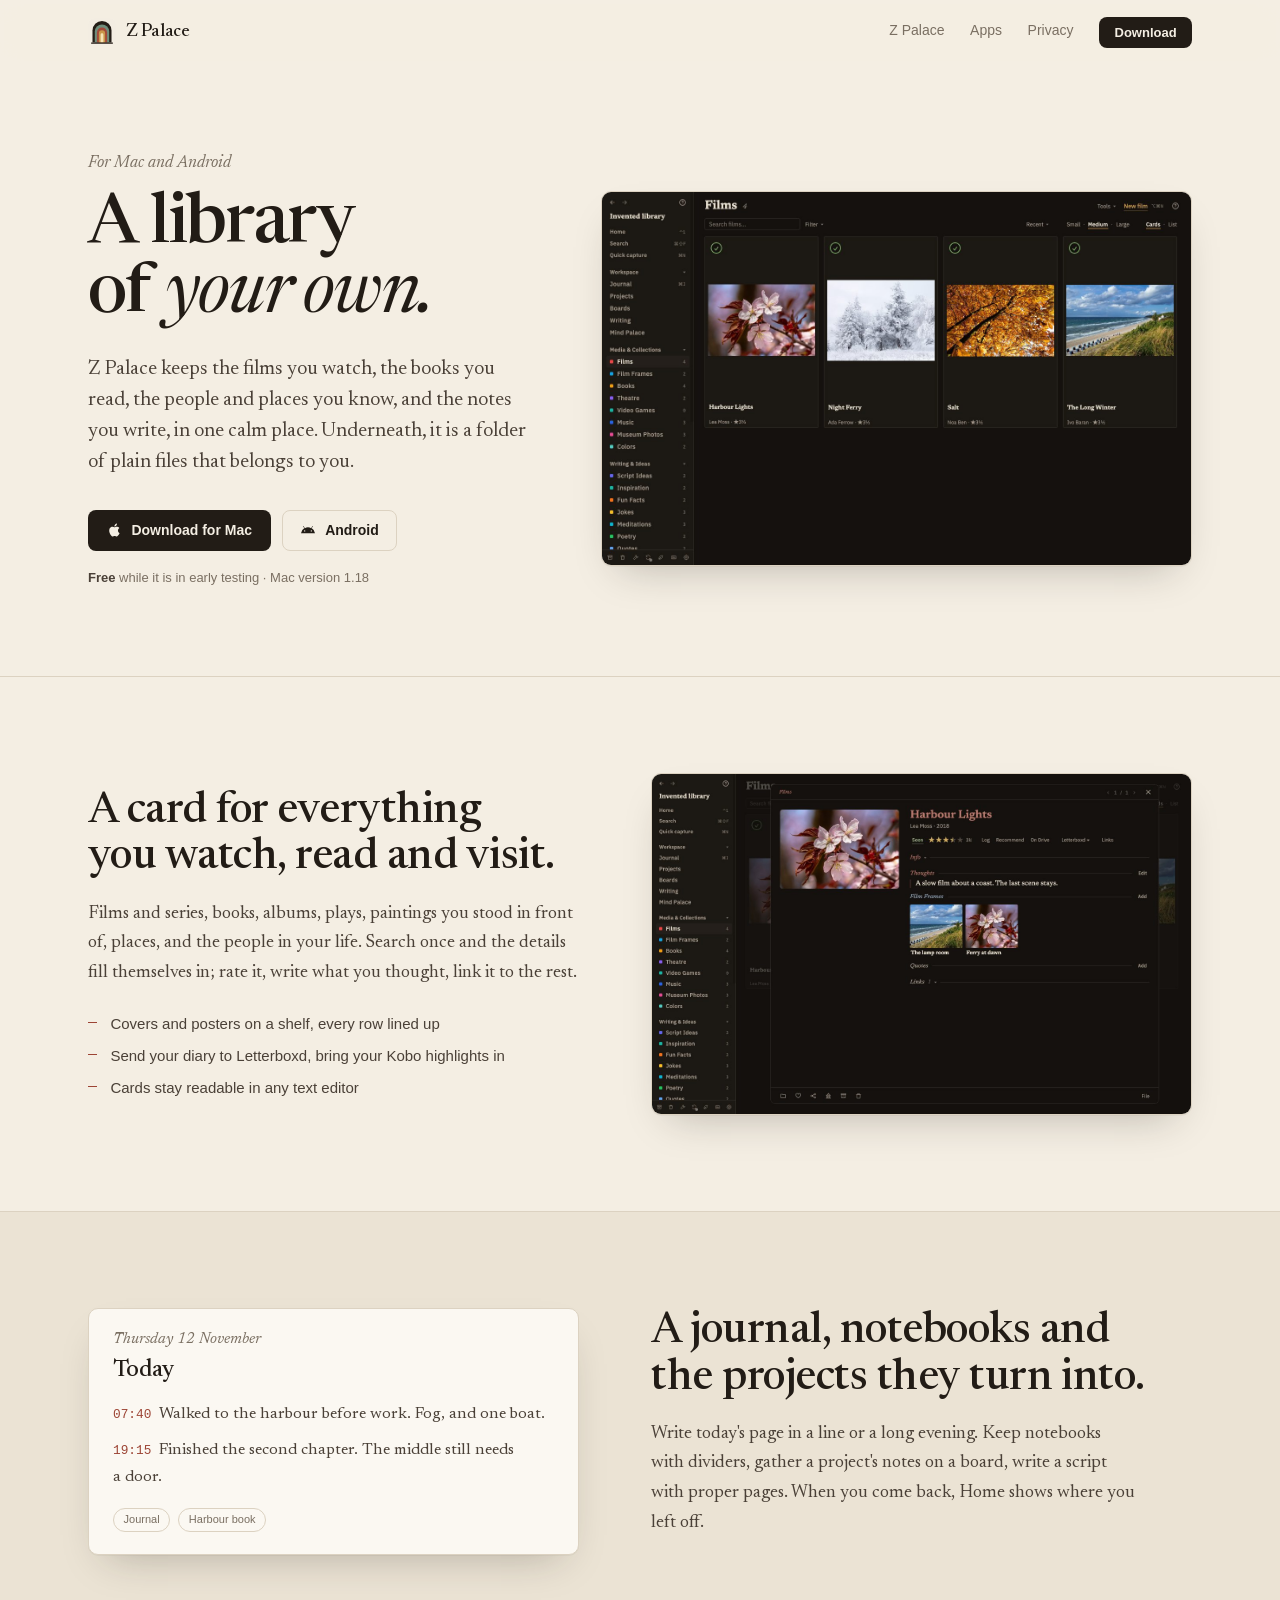
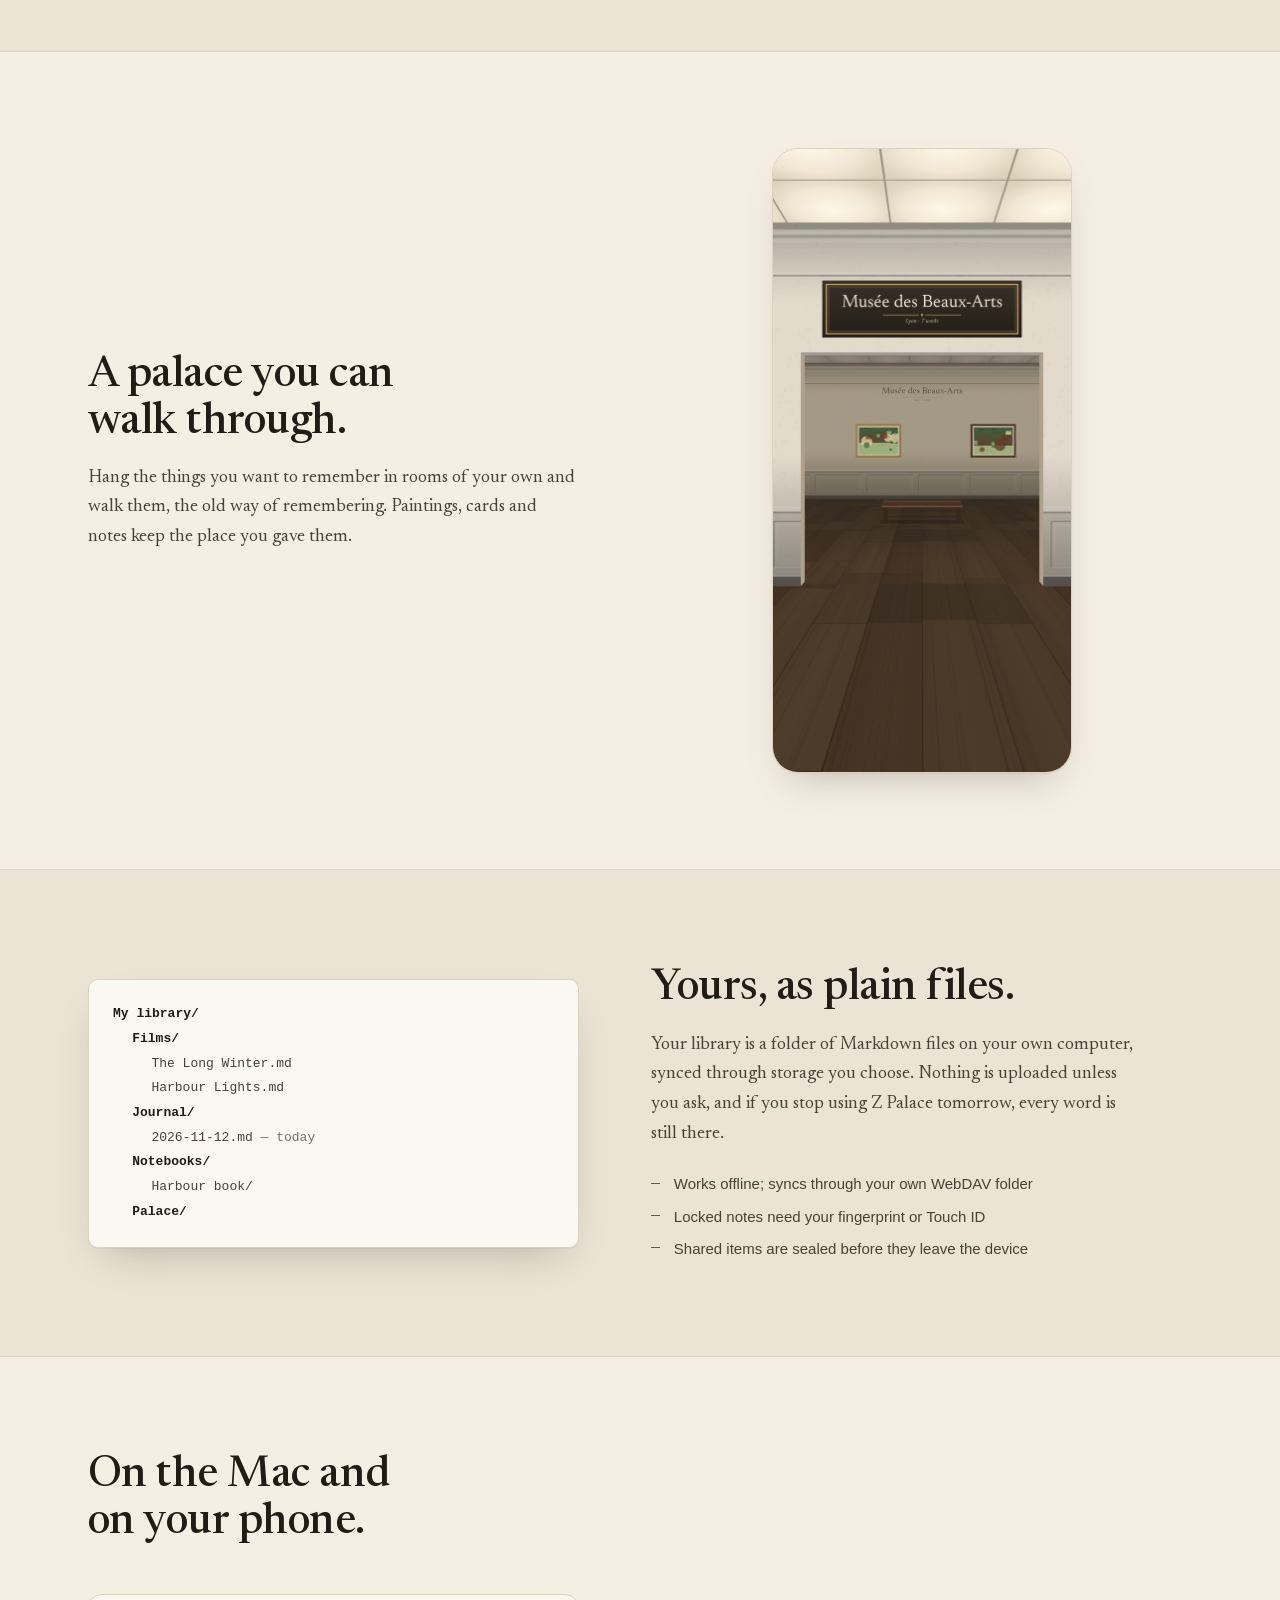
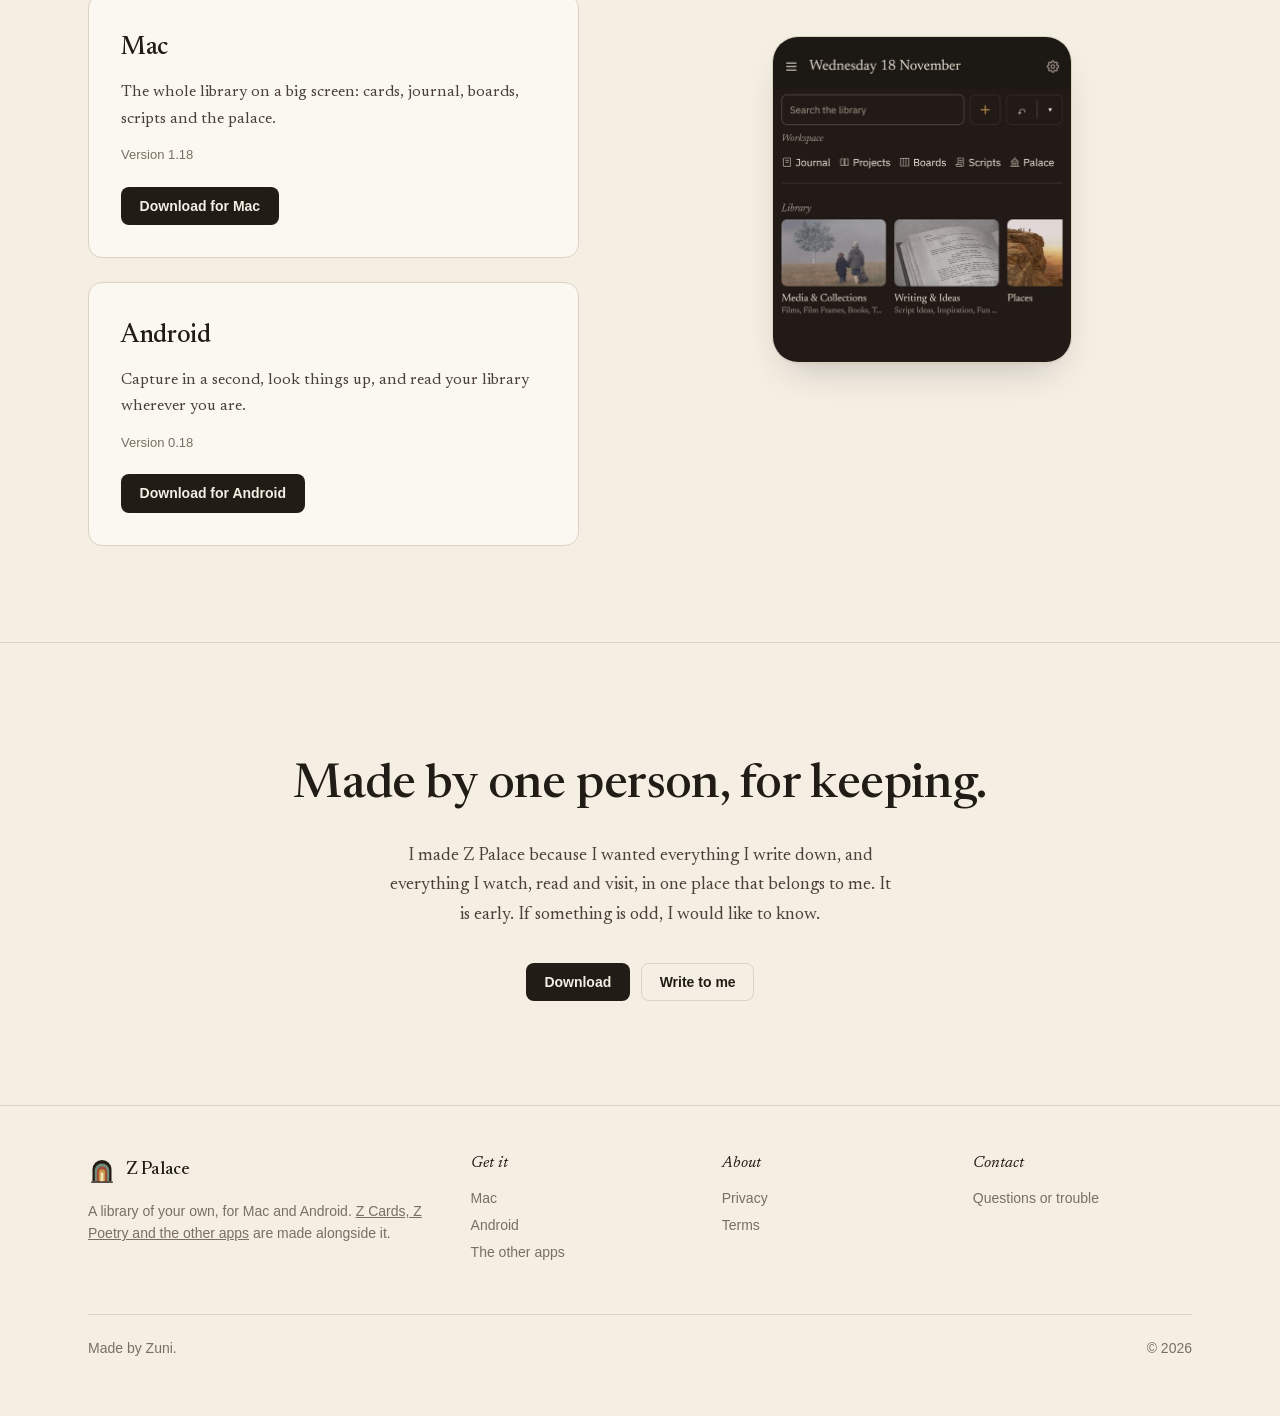
<file: index.html>
<!doctype html>
<html lang="en">
<head>
<meta charset="utf-8">
<meta name="viewport" content="width=device-width,initial-scale=1">
<meta name="color-scheme" content="light dark">
<title>Z Palace — a library of your own</title>
<meta name="description" content="Z Palace keeps your films, books, people, places, notes and journal as plain files in a folder that is yours. For Mac and Android.">
<link rel="icon" href="icon.svg" type="image/svg+xml">
<link rel="preload" href="fonts/newsreader-normal.woff2" as="font" type="font/woff2" crossorigin>
<link rel="stylesheet" href="style.css">
</head>
<body>

<header class="top"><div class="wrap">
  <a class="brand" href="index.html"><svg viewBox="100 100 824 824" aria-hidden="true"><use href="icon.svg#arch"/></svg>Z Palace</a>
  <nav class="nav">
    <a href="index.html">Z Palace</a>
    <a href="apps.html">Apps</a>
    <a href="privacy.html">Privacy</a>
    <a class="btn solid small" href="download.html">Download</a>
  </nav>
</div></header>

<main>
<section class="hero"><div class="wrap">
  <div>
    <p class="eyebrow">For Mac and Android</p>
    <h1>A library of <em>your own.</em></h1>
    <p class="lede">Z Palace keeps the films you watch, the books you read, the people and places you know, and the notes you write, in one calm place. Underneath, it is a folder of plain files that belongs to you.</p>
    <div class="actions">
      <a class="btn solid" href="download.html#mac"><svg viewBox="0 0 24 24" fill="currentColor" aria-hidden="true"><path d="M16.4 12.6c0-2.4 2-3.6 2.1-3.7-1.1-1.7-2.9-1.9-3.5-1.9-1.5-.2-2.9.9-3.7.9-.8 0-1.9-.9-3.2-.8-1.6 0-3.1 1-4 2.4-1.7 3-.4 7.4 1.2 9.8.8 1.2 1.8 2.5 3 2.4 1.2 0 1.7-.8 3.1-.8 1.5 0 1.9.8 3.2.8 1.3 0 2.2-1.2 3-2.4.9-1.4 1.3-2.7 1.3-2.8-.1 0-2.5-1-2.5-3.9zM14 5.4c.7-.8 1.1-1.9 1-3-1 0-2.1.7-2.8 1.5-.6.7-1.2 1.8-1 2.9 1 .1 2.1-.6 2.8-1.4z"/></svg>Download for Mac</a>
      <a class="btn line" href="download.html#android"><svg viewBox="0 0 24 24" fill="currentColor" aria-hidden="true"><path d="M17.6 9.5l1.7-3a.4.4 0 0 0-.7-.4l-1.8 3.1a10.6 10.6 0 0 0-9.6 0L5.4 6.1a.4.4 0 1 0-.7.4l1.7 3A9.4 9.4 0 0 0 1.5 17h21a9.4 9.4 0 0 0-4.9-7.5zM7 14.4a1 1 0 1 1 0-2 1 1 0 0 1 0 2zm10 0a1 1 0 1 1 0-2 1 1 0 0 1 0 2z"/></svg>Android</a>
    </div>
    <p class="fine"><b>Free</b> while it is in early testing · <span data-version="mac">Mac version 1.18</span></p>
  </div>

  <figure class="shot"><img src="img/mac-films.jpg" width="1360" height="860" alt="Z Palace on the Mac: the Films shelf of an invented library, with the sidebar of places on the left"></figure>
</div></section>

<section class="band" id="cards"><div class="wrap split">
  <div>
    <h2>A card for everything you watch, read and visit.</h2>
    <p class="copy">Films and series, books, albums, plays, paintings you stood in front of, places, and the people in your life. Search once and the details fill themselves in; rate it, write what you thought, link it to the rest.</p>
    <ul class="points">
      <li>Covers and posters on a shelf, every row lined up</li>
      <li>Send your diary to Letterboxd, bring your Kobo highlights in</li>
      <li>Cards stay readable in any text editor</li>
    </ul>
  </div>
  <figure class="shot"><img src="img/mac-film-card.jpg" width="1360" height="860" alt="An open film card: its picture, rating, your thoughts and the film frames you kept" loading="lazy"></figure>
</div></section>

<section class="band alt" id="journal"><div class="wrap split flip">
  <div>
    <h2>A journal, notebooks and the projects they turn into.</h2>
    <p class="copy">Write today's page in a line or a long evening. Keep notebooks with dividers, gather a project's notes on a board, write a script with proper pages. When you come back, Home shows where you left off.</p>
  </div>
  <div class="panel page-mock" aria-hidden="true">
    <p class="date">Thursday 12 November</p>
    <h5>Today</h5>
    <p><span class="time">07:40</span>Walked to the harbour before work. Fog, and one boat.</p>
    <p><span class="time">19:15</span>Finished the second chapter. The middle still needs a door.</p>
    <div class="tags"><span>Journal</span><span>Harbour book</span></div>
  </div>
</div></section>

<section class="band" id="palace"><div class="wrap split">
  <div>
    <h2>A palace you can walk through.</h2>
    <p class="copy">Hang the things you want to remember in rooms of your own and walk them, the old way of remembering. Paintings, cards and notes keep the place you gave them.</p>
  </div>
  <figure class="shot phone"><img src="img/phone-walk.jpg" width="600" height="1255" alt="Walking through a museum of your own pictures on the phone" loading="lazy"></figure>
</div></section>

<section class="band alt" id="files"><div class="wrap split flip">
  <div>
    <h2>Yours, as plain files.</h2>
    <p class="copy">Your library is a folder of Markdown files on your own computer, synced through storage you choose. Nothing is uploaded unless you ask, and if you stop using Z Palace tomorrow, every word is still there.</p>
    <ul class="points">
      <li>Works offline; syncs through your own WebDAV folder</li>
      <li>Locked notes need your fingerprint or Touch ID</li>
      <li>Shared items are sealed before they leave the device</li>
    </ul>
  </div>
  <div class="panel files" aria-hidden="true">
    <div class="d">My library/</div>
    <div class="i1 d">Films/</div>
    <div class="i2">The Long Winter.md</div>
    <div class="i2">Harbour Lights.md</div>
    <div class="i1 d">Journal/</div>
    <div class="i2">2026-11-12.md <span class="c">— today</span></div>
    <div class="i1 d">Notebooks/</div>
    <div class="i2">Harbour book/</div>
    <div class="i1 d">Palace/</div>
  </div>
</div></section>

<section class="band" id="get"><div class="wrap split">
  <div>
  <h2>On the Mac and on your phone.</h2>
  <div class="devices" style="grid-template-columns:1fr">
    <div class="device" id="mac">
      <h3>Mac</h3>
      <p>The whole library on a big screen: cards, journal, boards, scripts and the palace.</p>
      <p class="ver" data-version="mac">Version 1.18</p>
      <a class="btn solid" href="download.html#mac">Download for Mac</a>
    </div>
    <div class="device" id="android">
      <h3>Android</h3>
      <p>Capture in a second, look things up, and read your library wherever you are.</p>
      <p class="ver" data-version="android">Version 0.18</p>
      <a class="btn solid" href="download.html#android">Download for Android</a>
    </div>
  </div>
  </div>
  <figure class="shot phone"><img src="img/phone-home.jpg" width="600" height="655" alt="Z Palace's Home on the phone: today's date, search, the workspace and a shelf of your library" loading="lazy"></figure>
</div></section>

<section class="closing"><div class="wrap">
  <h2>Made by one person, for keeping.</h2>
  <p>I made Z Palace because I wanted everything I write down, and everything I watch, read and visit, in one place that belongs to me. It is early. If something is odd, I would like to know.</p>
  <div class="actions"><a class="btn solid" href="download.html">Download</a><a class="btn line" href="https://github.com/ZuniApps/ZuniApps.github.io/issues">Write to me</a></div>
</div></section>
</main>

<footer class="foot"><div class="wrap">
  <div><a class="brand" href="index.html"><svg viewBox="100 100 824 824" aria-hidden="true"><use href="icon.svg#arch"/></svg>Z Palace</a><p>A library of your own, for Mac and Android. <a href="apps.html" style="display:inline;padding:0;text-decoration:underline">Z Cards, Z Poetry and the other apps</a> are made alongside it.</p></div>
  <div><h6>Get it</h6><a href="download.html#mac">Mac</a><a href="download.html#android">Android</a><a href="apps.html">The other apps</a></div>
  <div><h6>About</h6><a href="privacy.html">Privacy</a><a href="terms.html">Terms</a></div>
  <div><h6>Contact</h6><a href="https://github.com/ZuniApps/ZuniApps.github.io/issues">Questions or trouble</a></div>
  <div class="base"><span>Made by Zuni.</span><span>© 2026</span></div>
</div></footer>
<script src="site.js"></script>
</body>
</html>
</file>
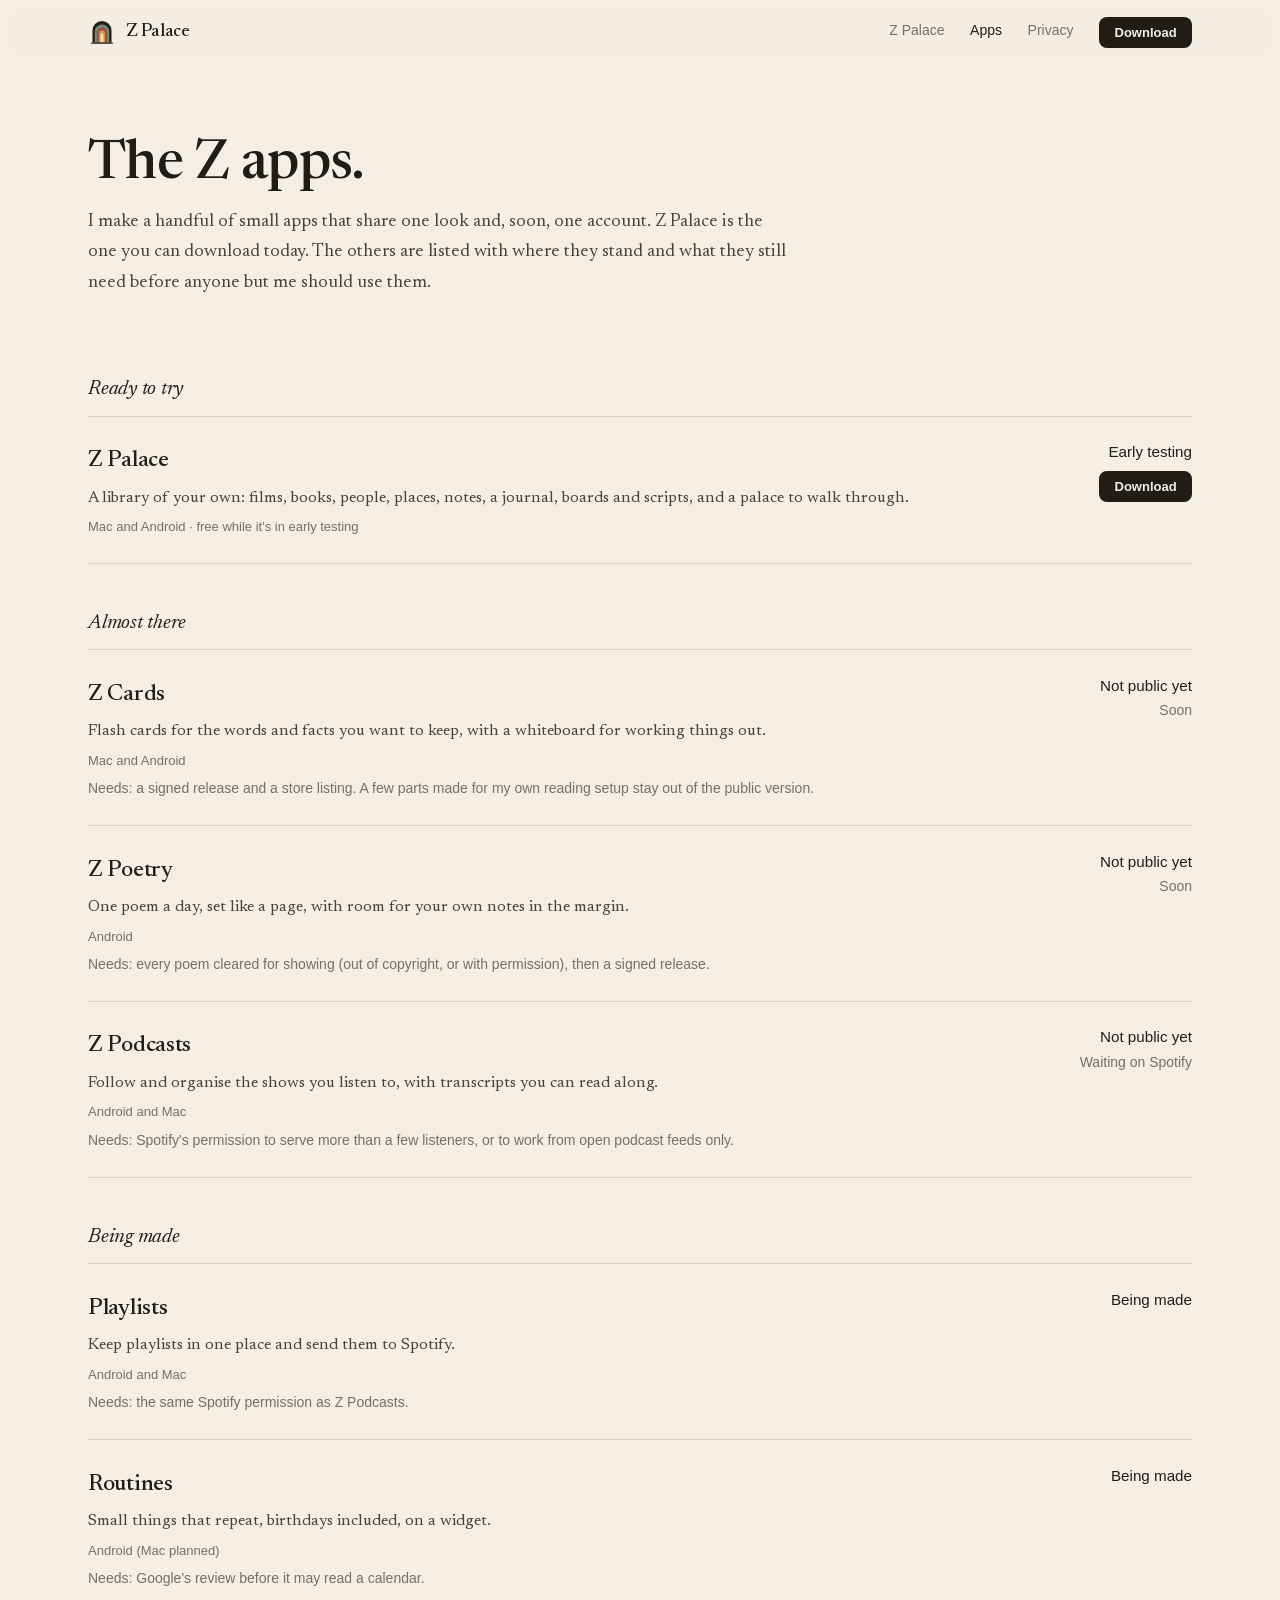
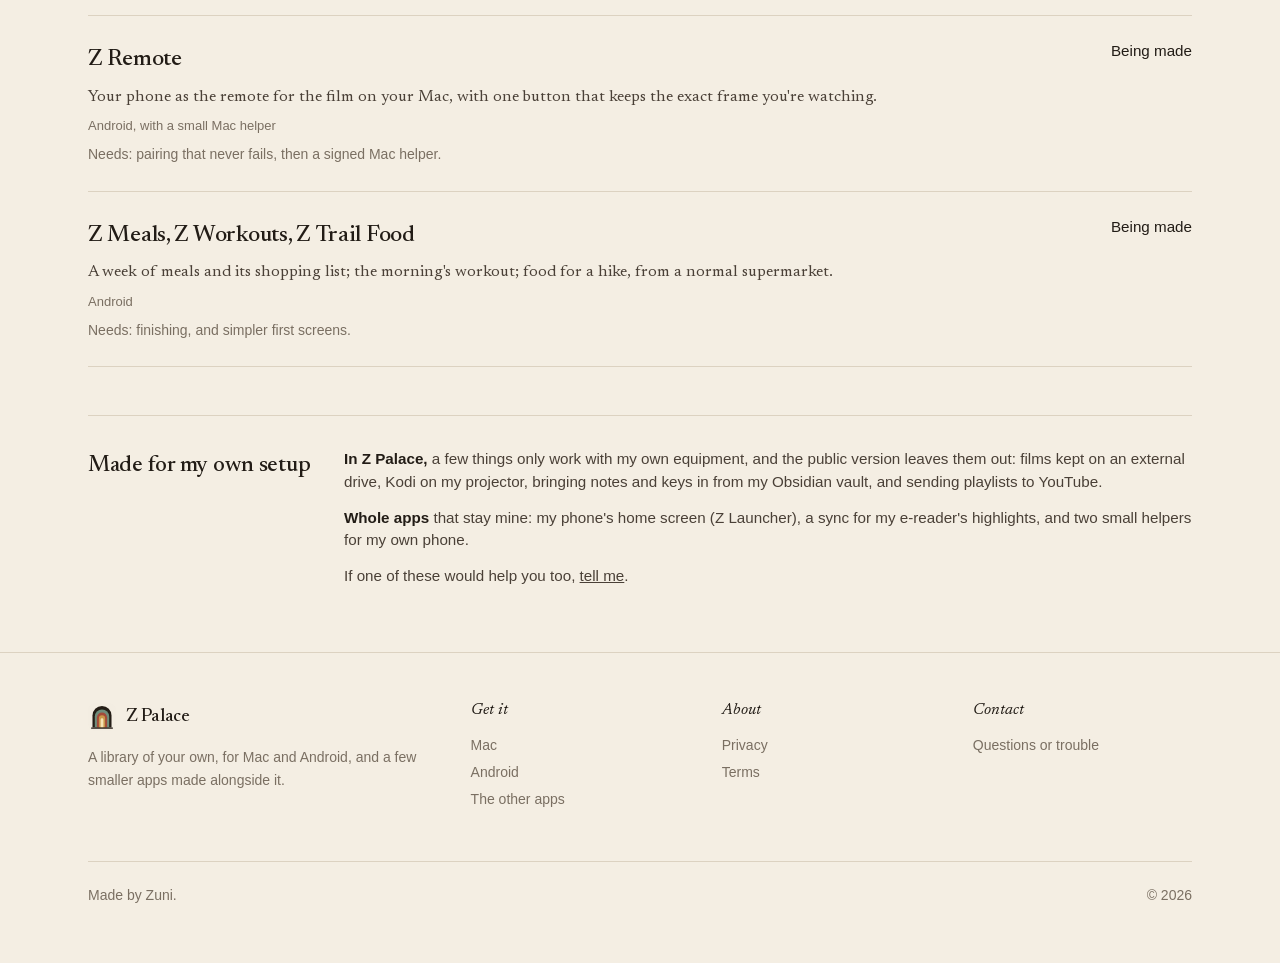
<file: apps.html>
<!doctype html>
<html lang="en">
<head>
<meta charset="utf-8">
<meta name="viewport" content="width=device-width,initial-scale=1">
<meta name="color-scheme" content="light dark">
<title>The Z apps</title>
<meta name="description" content="The small apps made alongside Z Palace: which you can download now, which are still being made, and what each still needs.">
<link rel="icon" href="icon.svg" type="image/svg+xml">
<link rel="preload" href="fonts/newsreader-normal.woff2" as="font" type="font/woff2" crossorigin>
<link rel="stylesheet" href="style.css">
</head>
<body>
<header class="top"><div class="wrap">
  <a class="brand" href="index.html"><svg viewBox="100 100 824 824" aria-hidden="true"><use href="icon.svg#arch"/></svg>Z Palace</a>
  <nav class="nav">
    <a href="index.html">Z Palace</a>
    <a href="apps.html" aria-current="page">Apps</a>
    <a href="privacy.html">Privacy</a>
    <a class="btn solid small" href="download.html">Download</a>
  </nav>
</div></header>
<main class="wrap">
  <section class="apps-head">
    <h1>The Z apps.</h1>
    <p>I make a handful of small apps that share one look and, soon, one account. Z Palace is the one you can download today. The others are listed with where they stand and what they still need before anyone but me should use them.</p>
  </section>

  <h2 class="apps-sec">Ready to try</h2>
  <ul class="apps">
    <li class="app">
      <div><h2>Z Palace</h2><p>A library of your own: films, books, people, places, notes, a journal, boards and scripts, and a palace to walk through.</p><p class="plat">Mac and Android · free while it's in early testing</p></div>
      <div class="state"><b>Early testing</b><a class="btn solid small" href="download.html">Download</a></div>
    </li>
  </ul>

  <h2 class="apps-sec">Almost there</h2>
  <ul class="apps">
    <li class="app">
      <div><h2>Z Cards</h2><p>Flash cards for the words and facts you want to keep, with a whiteboard for working things out.</p><p class="plat">Mac and Android</p>
      <p class="why">Needs: a signed release and a store listing. A few parts made for my own reading setup stay out of the public version.</p></div>
      <div class="state"><b>Not public yet</b>Soon</div>
    </li>
    <li class="app">
      <div><h2>Z Poetry</h2><p>One poem a day, set like a page, with room for your own notes in the margin.</p><p class="plat">Android</p>
      <p class="why">Needs: every poem cleared for showing (out of copyright, or with permission), then a signed release.</p></div>
      <div class="state"><b>Not public yet</b>Soon</div>
    </li>
    <li class="app">
      <div><h2>Z Podcasts</h2><p>Follow and organise the shows you listen to, with transcripts you can read along.</p><p class="plat">Android and Mac</p>
      <p class="why">Needs: Spotify's permission to serve more than a few listeners, or to work from open podcast feeds only.</p></div>
      <div class="state"><b>Not public yet</b>Waiting on Spotify</div>
    </li>
  </ul>

  <h2 class="apps-sec">Being made</h2>
  <ul class="apps">
    <li class="app">
      <div><h2>Playlists</h2><p>Keep playlists in one place and send them to Spotify.</p><p class="plat">Android and Mac</p>
      <p class="why">Needs: the same Spotify permission as Z Podcasts.</p></div>
      <div class="state"><b>Being made</b></div>
    </li>
    <li class="app">
      <div><h2>Routines</h2><p>Small things that repeat, birthdays included, on a widget.</p><p class="plat">Android (Mac planned)</p>
      <p class="why">Needs: Google's review before it may read a calendar.</p></div>
      <div class="state"><b>Being made</b></div>
    </li>
    <li class="app">
      <div><h2>Z Remote</h2><p>Your phone as the remote for the film on your Mac, with one button that keeps the exact frame you're watching.</p><p class="plat">Android, with a small Mac helper</p>
      <p class="why">Needs: pairing that never fails, then a signed Mac helper.</p></div>
      <div class="state"><b>Being made</b></div>
    </li>
    <li class="app">
      <div><h2>Z Meals, Z Workouts, Z Trail Food</h2><p>A week of meals and its shopping list; the morning's workout; food for a hike, from a normal supermarket.</p><p class="plat">Android</p>
      <p class="why">Needs: finishing, and simpler first screens.</p></div>
      <div class="state"><b>Being made</b></div>
    </li>
  </ul>

  <section class="personal">
    <h2>Made for my own setup</h2>
    <ul>
      <li><b>In Z Palace,</b> a few things only work with my own equipment, and the public version leaves them out: films kept on an external drive, Kodi on my projector, bringing notes and keys in from my Obsidian vault, and sending playlists to YouTube.</li>
      <li><b>Whole apps</b> that stay mine: my phone's home screen (Z Launcher), a sync for my e-reader's highlights, and two small helpers for my own phone.</li>
      <li>If one of these would help you too, <a href="https://github.com/ZuniApps/ZuniApps.github.io/issues">tell me</a>.</li>
    </ul>
  </section>
</main>
<footer class="foot"><div class="wrap">
  <div><a class="brand" href="index.html"><svg viewBox="100 100 824 824" aria-hidden="true"><use href="icon.svg#arch"/></svg>Z Palace</a><p>A library of your own, for Mac and Android, and a few smaller apps made alongside it.</p></div>
  <div><h6>Get it</h6><a href="download.html#mac">Mac</a><a href="download.html#android">Android</a><a href="apps.html">The other apps</a></div>
  <div><h6>About</h6><a href="privacy.html">Privacy</a><a href="terms.html">Terms</a></div>
  <div><h6>Contact</h6><a href="https://github.com/ZuniApps/ZuniApps.github.io/issues">Questions or trouble</a></div>
  <div class="base"><span>Made by Zuni.</span><span>© 2026</span></div>
</div></footer>
<script src="site.js"></script>
</body>
</html>
</file>
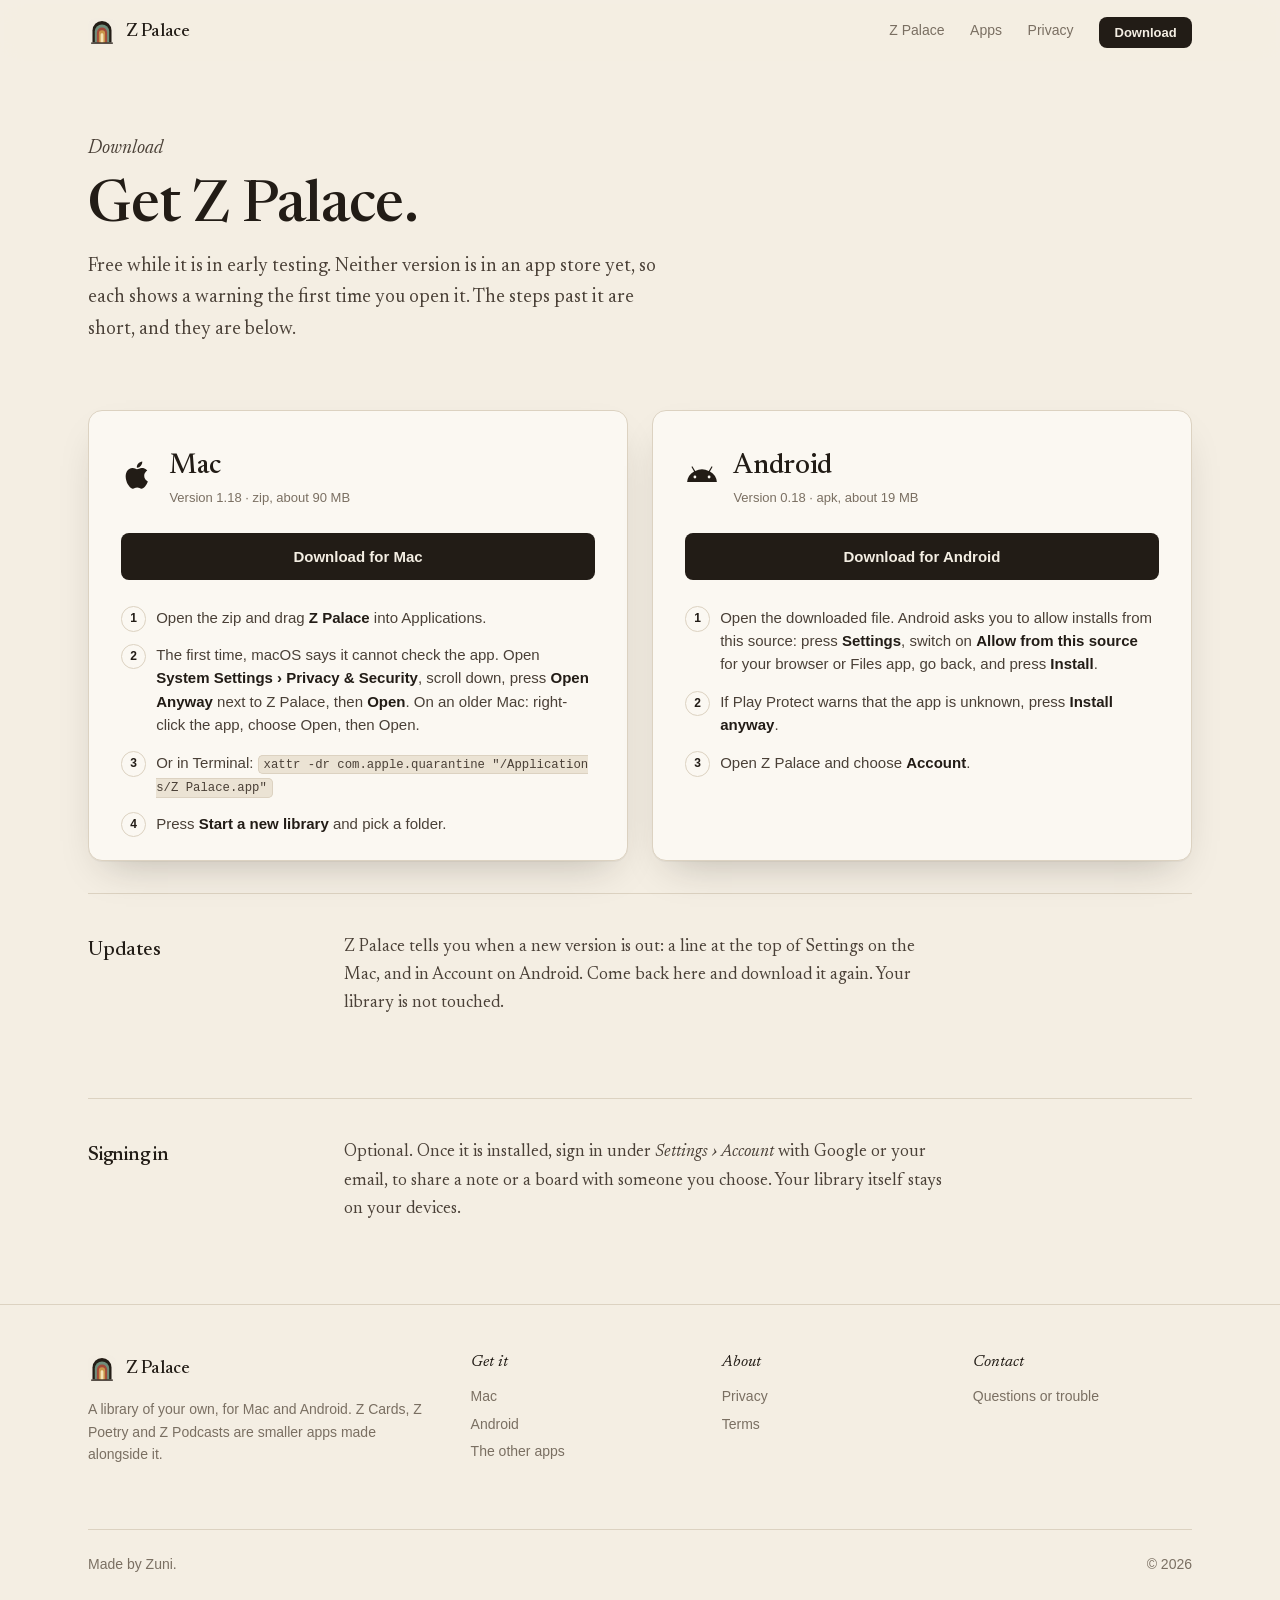
<file: download.html>
<!doctype html>
<html lang="en">
<head>
<meta charset="utf-8">
<meta name="viewport" content="width=device-width,initial-scale=1">
<meta name="color-scheme" content="light dark">
<title>Download · Z Palace</title>
<meta name="description" content="Download Z Palace for Mac or Android, with the steps for the first time you open it.">
<link rel="icon" href="icon.svg" type="image/svg+xml">
<link rel="preload" href="fonts/newsreader-normal.woff2" as="font" type="font/woff2" crossorigin>
<link rel="stylesheet" href="style.css">
</head>
<body>

<header class="top"><div class="wrap">
  <a class="brand" href="index.html"><svg viewBox="100 100 824 824" aria-hidden="true"><use href="icon.svg#arch"/></svg>Z Palace</a>
  <nav class="nav">
    <a href="index.html">Z Palace</a>
    <a href="apps.html">Apps</a>
    <a href="privacy.html">Privacy</a>
    <a class="btn solid small" href="download.html">Download</a>
  </nav>
</div></header>

<main class="wrap">
  <section class="dl-head">
    <p class="eyebrow">Download</p>
    <h1>Get Z Palace.</h1>
    <p>Free while it is in early testing. Neither version is in an app store yet, so each shows a warning the first time you open it. The steps past it are short, and they are below.</p>
  </section>

  <section class="platforms">
    <article class="platform" id="mac">
      <header>
        <svg viewBox="0 0 24 24" fill="currentColor" aria-hidden="true"><path d="M16.4 12.6c0-2.4 2-3.6 2.1-3.7-1.1-1.7-2.9-1.9-3.5-1.9-1.5-.2-2.9.9-3.7.9-.8 0-1.9-.9-3.2-.8-1.6 0-3.1 1-4 2.4-1.7 3-.4 7.4 1.2 9.8.8 1.2 1.8 2.5 3 2.4 1.2 0 1.7-.8 3.1-.8 1.5 0 1.9.8 3.2.8 1.3 0 2.2-1.2 3-2.4.9-1.4 1.3-2.7 1.3-2.8-.1 0-2.5-1-2.5-3.9zM14 5.4c.7-.8 1.1-1.9 1-3-1 0-2.1.7-2.8 1.5-.6.7-1.2 1.8-1 2.9 1 .1 2.1-.6 2.8-1.4z"/></svg>
        <div><h2>Mac</h2><div class="meta"><span data-version="mac">Version 1.18</span> · zip, about 90 MB</div></div>
      </header>
      <a class="btn solid" href="https://github.com/ZuniApps/ZuniApps.github.io/releases/latest/download/Z-Palace-Mac.zip">Download for Mac</a>
      <ol class="steps">
        <li>Open the zip and drag <i>Z Palace</i> into Applications.</li>
        <li>The first time, macOS says it cannot check the app. Open <i>System Settings › Privacy &amp; Security</i>, scroll down, press <i>Open Anyway</i> next to Z Palace, then <i>Open</i>. On an older Mac: right-click the app, choose Open, then Open.</li>
        <li>Or in Terminal: <code>xattr -dr com.apple.quarantine "/Applications/Z Palace.app"</code></li>
        <li>Press <i>Start a new library</i> and pick a folder.</li>
      </ol>
    </article>

    <article class="platform" id="android">
      <header>
        <svg viewBox="0 0 24 24" fill="currentColor" aria-hidden="true"><path d="M17.6 9.5l1.7-3a.4.4 0 0 0-.7-.4l-1.8 3.1a10.6 10.6 0 0 0-9.6 0L5.4 6.1a.4.4 0 1 0-.7.4l1.7 3A9.4 9.4 0 0 0 1.5 17h21a9.4 9.4 0 0 0-4.9-7.5zM7 14.4a1 1 0 1 1 0-2 1 1 0 0 1 0 2zm10 0a1 1 0 1 1 0-2 1 1 0 0 1 0 2z"/></svg>
        <div><h2>Android</h2><div class="meta"><span data-version="android">Version 0.18</span> · apk, about 19 MB</div></div>
      </header>
      <a class="btn solid" href="https://github.com/ZuniApps/ZuniApps.github.io/releases/latest/download/Z-Palace-Android.apk">Download for Android</a>
      <ol class="steps">
        <li>Open the downloaded file. Android asks you to allow installs from this source: press <i>Settings</i>, switch on <i>Allow from this source</i> for your browser or Files app, go back, and press <i>Install</i>.</li>
        <li>If Play Protect warns that the app is unknown, press <i>Install anyway</i>.</li>
        <li>Open Z Palace and choose <i>Account</i>.</li>
      </ol>
    </article>
  </section>

  <section class="note">
    <h3>Updates</h3>
    <p>Z Palace tells you when a new version is out: a line at the top of Settings on the Mac, and in Account on Android. Come back here and download it again. Your library is not touched.</p>
  </section>
  <section class="note">
    <h3>Signing in</h3>
    <p>Optional. Once it is installed, sign in under <i>Settings › Account</i> with Google or your email, to share a note or a board with someone you choose. Your library itself stays on your devices.</p>
  </section>
</main>

<footer class="foot"><div class="wrap">
  <div><a class="brand" href="index.html"><svg viewBox="100 100 824 824" aria-hidden="true"><use href="icon.svg#arch"/></svg>Z Palace</a><p>A library of your own, for Mac and Android. Z Cards, Z Poetry and Z Podcasts are smaller apps made alongside it.</p></div>
  <div><h6>Get it</h6><a href="download.html#mac">Mac</a><a href="download.html#android">Android</a><a href="apps.html">The other apps</a></div>
  <div><h6>About</h6><a href="privacy.html">Privacy</a><a href="terms.html">Terms</a></div>
  <div><h6>Contact</h6><a href="https://github.com/ZuniApps/ZuniApps.github.io/issues">Questions or trouble</a></div>
  <div class="base"><span>Made by Zuni.</span><span>© 2026</span></div>
</div></footer>
<script src="site.js"></script>
</body>
</html>
</file>
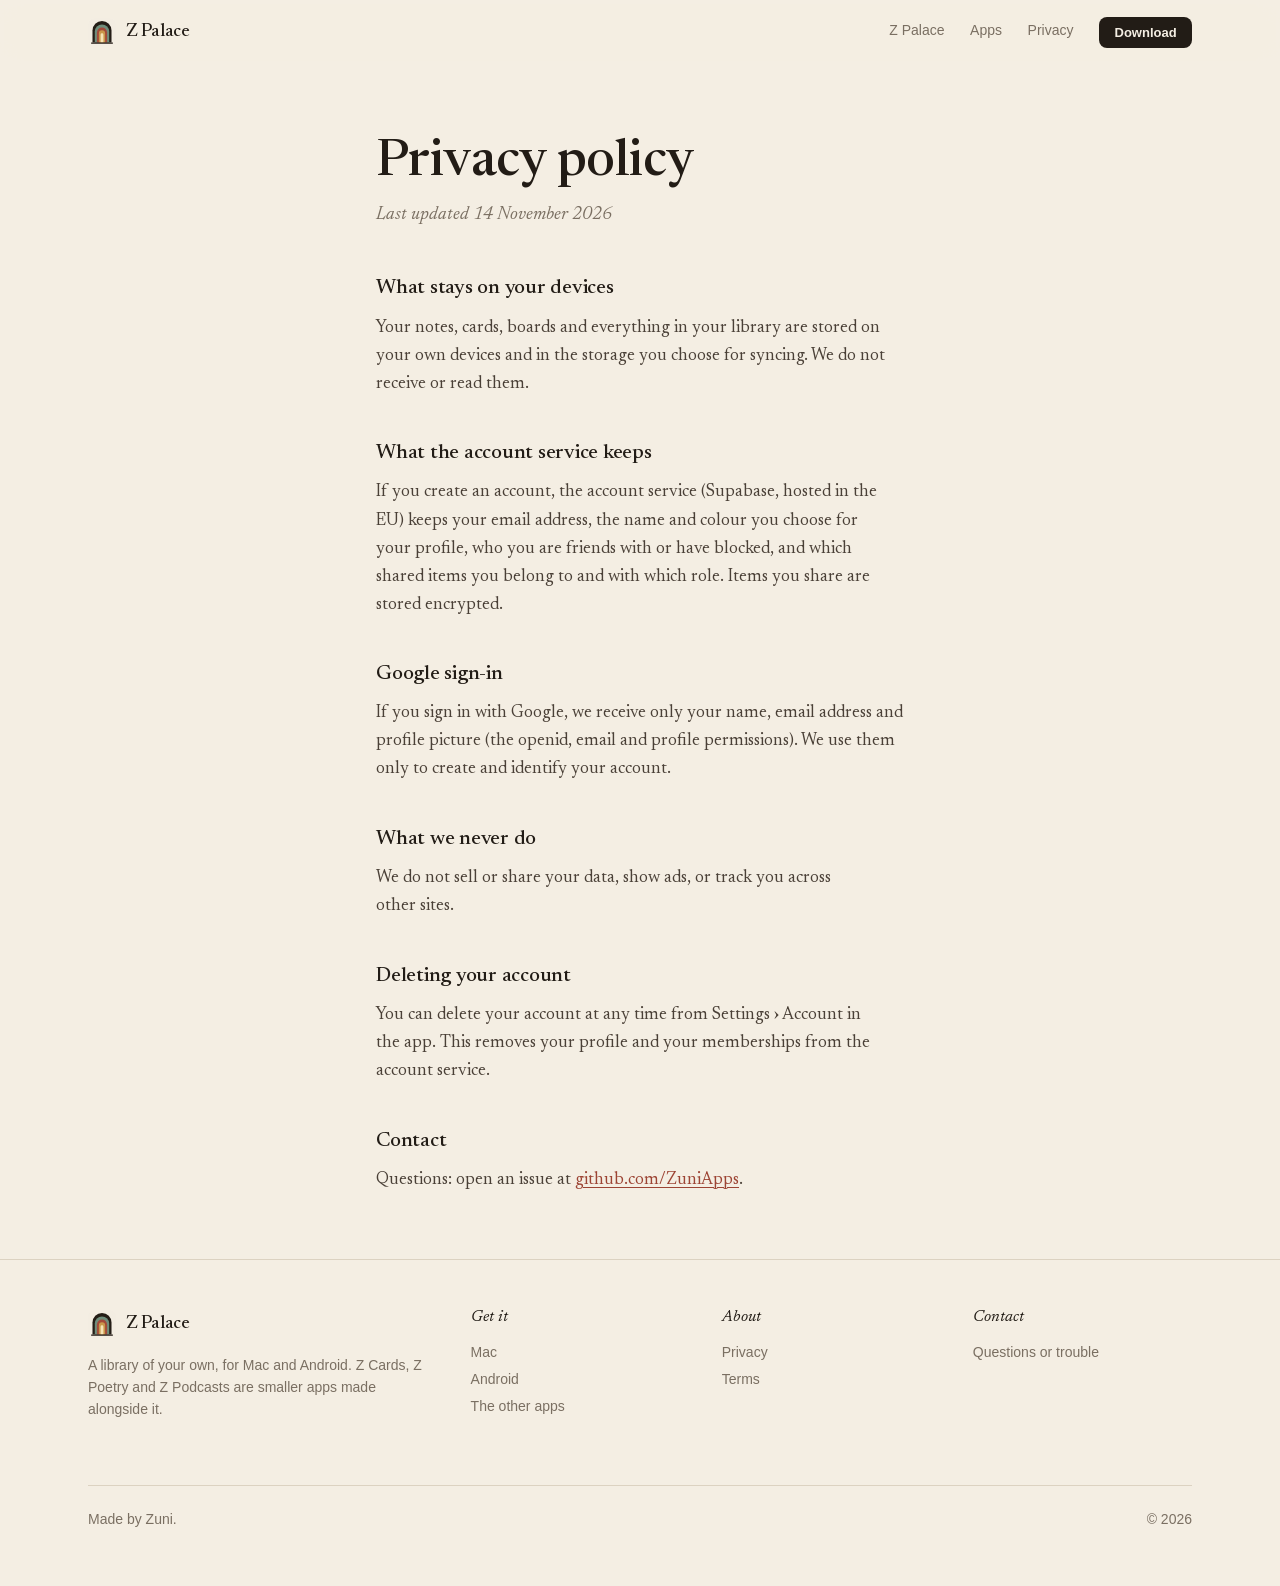
<file: privacy.html>
<!doctype html>
<html lang="en">
<head>
<meta charset="utf-8">
<meta name="viewport" content="width=device-width,initial-scale=1">
<meta name="color-scheme" content="light dark">
<title>Privacy · Z Palace</title>
<meta name="description" content="How Z Palace handles your data.">
<link rel="icon" href="icon.svg" type="image/svg+xml">
<link rel="preload" href="fonts/newsreader-normal.woff2" as="font" type="font/woff2" crossorigin>
<link rel="stylesheet" href="style.css">
</head>
<body>

<header class="top"><div class="wrap">
  <a class="brand" href="index.html"><svg viewBox="100 100 824 824" aria-hidden="true"><use href="icon.svg#arch"/></svg>Z Palace</a>
  <nav class="nav">
    <a href="index.html">Z Palace</a>
    <a href="apps.html">Apps</a>
    <a href="privacy.html">Privacy</a>
    <a class="btn solid small" href="download.html">Download</a>
  </nav>
</div></header>

<main class="doc">
<h1>Privacy policy</h1><p class="sub">Last updated 14 November 2026</p>
<h2>What stays on your devices</h2><p>Your notes, cards, boards and everything in your library are stored on your own devices and in the storage you choose for syncing. We do not receive or read them.</p>
<h2>What the account service keeps</h2><p>If you create an account, the account service (Supabase, hosted in the EU) keeps your email address, the name and colour you choose for your profile, who you are friends with or have blocked, and which shared items you belong to and with which role. Items you share are stored encrypted.</p>
<h2>Google sign-in</h2><p>If you sign in with Google, we receive only your name, email address and profile picture (the openid, email and profile permissions). We use them only to create and identify your account.</p>
<h2>What we never do</h2><p>We do not sell or share your data, show ads, or track you across other sites.</p>
<h2>Deleting your account</h2><p>You can delete your account at any time from Settings › Account in the app. This removes your profile and your memberships from the account service.</p>
<h2>Contact</h2><p>Questions: open an issue at <a href="https://github.com/ZuniApps/ZuniApps.github.io/issues">github.com/ZuniApps</a>.</p>
</main>

<footer class="foot"><div class="wrap">
  <div><a class="brand" href="index.html"><svg viewBox="100 100 824 824" aria-hidden="true"><use href="icon.svg#arch"/></svg>Z Palace</a><p>A library of your own, for Mac and Android. Z Cards, Z Poetry and Z Podcasts are smaller apps made alongside it.</p></div>
  <div><h6>Get it</h6><a href="download.html#mac">Mac</a><a href="download.html#android">Android</a><a href="apps.html">The other apps</a></div>
  <div><h6>About</h6><a href="privacy.html">Privacy</a><a href="terms.html">Terms</a></div>
  <div><h6>Contact</h6><a href="https://github.com/ZuniApps/ZuniApps.github.io/issues">Questions or trouble</a></div>
  <div class="base"><span>Made by Zuni.</span><span>© 2026</span></div>
</div></footer>
<script src="site.js"></script>
</body>
</html>
</file>
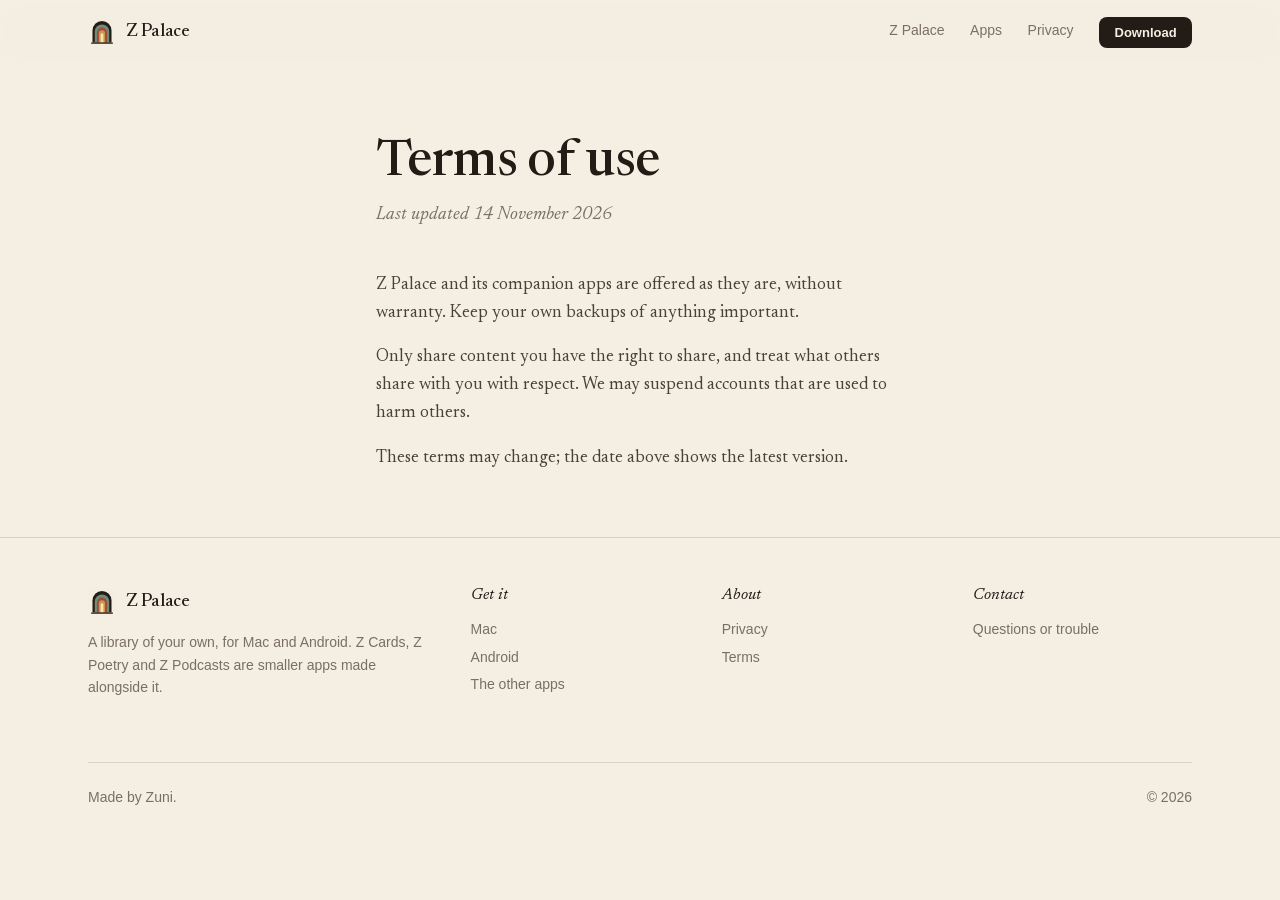
<file: terms.html>
<!doctype html>
<html lang="en">
<head>
<meta charset="utf-8">
<meta name="viewport" content="width=device-width,initial-scale=1">
<meta name="color-scheme" content="light dark">
<title>Terms · Z Palace</title>
<meta name="description" content="The terms of use for Z Palace.">
<link rel="icon" href="icon.svg" type="image/svg+xml">
<link rel="preload" href="fonts/newsreader-normal.woff2" as="font" type="font/woff2" crossorigin>
<link rel="stylesheet" href="style.css">
</head>
<body>

<header class="top"><div class="wrap">
  <a class="brand" href="index.html"><svg viewBox="100 100 824 824" aria-hidden="true"><use href="icon.svg#arch"/></svg>Z Palace</a>
  <nav class="nav">
    <a href="index.html">Z Palace</a>
    <a href="apps.html">Apps</a>
    <a href="privacy.html">Privacy</a>
    <a class="btn solid small" href="download.html">Download</a>
  </nav>
</div></header>

<main class="doc">
<h1>Terms of use</h1><p class="sub">Last updated 14 November 2026</p>
<p>Z Palace and its companion apps are offered as they are, without warranty. Keep your own backups of anything important.</p>
<p>Only share content you have the right to share, and treat what others share with you with respect. We may suspend accounts that are used to harm others.</p>
<p>These terms may change; the date above shows the latest version.</p>
</main>

<footer class="foot"><div class="wrap">
  <div><a class="brand" href="index.html"><svg viewBox="100 100 824 824" aria-hidden="true"><use href="icon.svg#arch"/></svg>Z Palace</a><p>A library of your own, for Mac and Android. Z Cards, Z Poetry and Z Podcasts are smaller apps made alongside it.</p></div>
  <div><h6>Get it</h6><a href="download.html#mac">Mac</a><a href="download.html#android">Android</a><a href="apps.html">The other apps</a></div>
  <div><h6>About</h6><a href="privacy.html">Privacy</a><a href="terms.html">Terms</a></div>
  <div><h6>Contact</h6><a href="https://github.com/ZuniApps/ZuniApps.github.io/issues">Questions or trouble</a></div>
  <div class="base"><span>Made by Zuni.</span><span>© 2026</span></div>
</div></footer>
<script src="site.js"></script>
</body>
</html>
</file>
<file: style.css>
/* Z Palace — site. Newsreader for reading and display, the system's sans for interface words. Colours are the app icon's:
   ink, paper, brick, sage, ochre. */
@font-face{font-family:"Newsreader";font-style:italic;font-weight:400 600;font-display:swap;src:url(fonts/newsreader-italic.woff2) format("woff2")}
@font-face{font-family:"Newsreader";font-style:normal;font-weight:400 600;font-display:swap;src:url(fonts/newsreader-normal.woff2) format("woff2")}

:root{
  --paper:#f4eee3; --paper-2:#ebe3d4; --card:#fbf8f2; --ink:#221c16; --ink-2:#4a4037; --muted:#7a6f62; --rule:#dcd2c1;
  --brick:#9c4434; --brick-ink:#fff8f0; --sage:#5f7d6c; --ochre:#b8863e; --shadow:0 1px 0 rgba(34,28,22,.04),0 18px 40px -18px rgba(34,28,22,.28);
  --serif:"Newsreader",Charter,"Iowan Old Style",Georgia,serif;
  --sans:ui-sans-serif,-apple-system,BlinkMacSystemFont,"Segoe UI",Roboto,"Helvetica Neue",Arial,sans-serif;
  --mono:ui-monospace,"SF Mono",Menlo,monospace;
  --wide:72rem; --text:36rem;
}
@media (prefers-color-scheme:dark){:root{
  --paper:#17140f; --paper-2:#1f1b15; --card:#24201a; --ink:#ece4d6; --ink-2:#cbc0ae; --muted:#9a8f80; --rule:#353029;
  --brick:#d07a62; --brick-ink:#1a120d; --sage:#8fae9b; --ochre:#d9a95e; --shadow:0 1px 0 rgba(0,0,0,.2),0 22px 46px -20px rgba(0,0,0,.7);
}}

*{box-sizing:border-box}
html{-webkit-text-size-adjust:100%;scroll-behavior:smooth}
body{margin:0;background:var(--paper);color:var(--ink);font:400 1.0625rem/1.65 var(--serif);font-optical-sizing:auto;-webkit-font-smoothing:antialiased;text-rendering:optimizeLegibility}
img,svg{display:block;max-width:100%}
a{color:inherit}
p{margin:0 0 1rem;text-wrap:pretty}
h1,h2,h3{font-weight:500;letter-spacing:-.012em;text-wrap:balance;margin:0}
::selection{background:var(--brick);color:var(--brick-ink)}
.wrap{max-width:var(--wide);margin:0 auto;padding:0 1.5rem}

/* ── header ── */
.top{position:sticky;top:0;z-index:5;background:color-mix(in srgb,var(--paper) 88%,transparent);backdrop-filter:saturate(140%) blur(10px);-webkit-backdrop-filter:saturate(140%) blur(10px);border-bottom:1px solid transparent}
.top.scrolled{border-bottom-color:var(--rule)}
.top .wrap{display:flex;align-items:center;gap:2rem;height:4rem}
.brand{display:flex;align-items:center;gap:.6rem;text-decoration:none;font:500 1.15rem/1 var(--serif);letter-spacing:-.01em}
.brand svg{width:28px;height:28px;border-radius:7px}
.nav{display:flex;gap:1.6rem;margin-left:auto;font:500 .875rem/1 var(--sans)}
.nav a{text-decoration:none;color:var(--muted);padding:.4rem 0}
.nav a:hover,.nav a[aria-current]{color:var(--ink)}
.btn{display:inline-flex;align-items:center;gap:.55rem;font:600 .875rem/1 var(--sans);text-decoration:none;border-radius:8px;padding:.7rem 1.1rem;border:1px solid transparent;transition:background .15s,border-color .15s,color .15s}
.btn svg{width:16px;height:16px}
.btn.solid{background:var(--ink);color:var(--paper)}
.btn.solid:hover{background:var(--brick);color:var(--brick-ink)}
.btn.line{border-color:var(--rule);color:var(--ink)}
.btn.line:hover{border-color:var(--ink)}
.btn.small{padding:.5rem .9rem;font-size:.8125rem}

/* ── hero ── */
.hero{padding:5.5rem 0 4.5rem}
.hero .wrap{display:grid;grid-template-columns:minmax(0,.95fr) minmax(0,1.25fr);gap:4rem;align-items:center}
.eyebrow{font:italic 400 1.05rem/1.3 var(--serif);color:var(--muted);margin:0 0 1rem}
.hero h1{font-size:clamp(2.6rem,5.4vw,4.4rem);line-height:1.02;letter-spacing:-.025em;margin-bottom:1.4rem}
.hero h1 em{font-style:italic;color:inherit}
.lede{font-size:1.25rem;line-height:1.55;color:var(--ink-2);max-width:30rem;margin-bottom:2rem}
.actions{display:flex;flex-wrap:wrap;gap:.7rem;align-items:center}
.fine{font:400 .8125rem/1.5 var(--sans);color:var(--muted);margin-top:1.1rem}
.fine b{font-weight:600;color:var(--ink-2)}

/* the app, drawn: a window with its sidebar and a shelf of cards (no one's real content) */
.window{border-radius:12px;background:var(--card);box-shadow:var(--shadow);border:1px solid var(--rule);overflow:hidden;font:400 11px/1.3 var(--sans)}
.window .bar{height:30px;display:flex;align-items:center;gap:7px;padding:0 12px;border-bottom:1px solid var(--rule);background:var(--paper-2)}
.window .bar i{width:10px;height:10px;border-radius:50%;background:#d8cfbf}
.window .bar i:nth-child(1){background:#e06a5a}.window .bar i:nth-child(2){background:#e4b44e}.window .bar i:nth-child(3){background:#6fb36a}
.window .bar span{margin:0 auto;color:var(--muted);font-size:11px;transform:translateX(-20px)}
.window .body{display:grid;grid-template-columns:150px 1fr;min-height:360px}
.side{border-right:1px solid var(--rule);padding:14px 10px;background:var(--paper)}
.side b{display:block;font:500 13px/1 var(--serif);margin:0 0 14px 4px}
.side p{margin:0;padding:5px 6px;border-radius:5px;color:var(--ink-2);display:flex;align-items:center;gap:7px;font-size:11px}
.side p.on{background:var(--paper-2);color:var(--ink)}
.side p em{font-style:normal;margin-left:auto;color:var(--muted);font-size:10px}
.side p i{width:7px;height:7px;border-radius:2px;flex:none}
.side h6{margin:12px 6px 4px;font:italic 400 11px/1 var(--serif);color:var(--muted)}
.main{padding:16px 18px}
.main .head{display:flex;align-items:baseline;gap:8px;margin-bottom:12px}
.main .head h4{margin:0;font:500 20px/1 var(--serif)}
.main .head span{color:var(--muted);font:italic 13px/1 var(--serif)}
.main .head u{margin-left:auto;text-decoration:none;color:var(--muted)}
.main .head u b{color:var(--ink);font-weight:500;border-bottom:1.5px solid var(--ochre)}
.shelf{display:grid;grid-template-columns:repeat(5,1fr);gap:10px}
.poster{border:1px solid var(--rule);border-radius:3px;padding:5px;background:var(--card)}
.poster div{aspect-ratio:2/3;border-radius:2px;position:relative;overflow:hidden}
.poster div svg{width:100%;height:100%}
.poster p{margin:6px 1px 0;font:600 10px/1.2 var(--serif);color:var(--ink)}
.poster small{display:block;margin:2px 1px 1px;color:var(--muted);font-size:9px}

/* ── sections ── */
.band{padding:6rem 0;border-top:1px solid var(--rule)}
.band.alt{background:var(--paper-2)}
.split{display:grid;grid-template-columns:minmax(0,1fr) minmax(0,1.1fr);gap:4.5rem;align-items:center}
.split.flip > :first-child{order:2}
.num{font:600 .75rem/1 var(--sans);letter-spacing:.14em;text-transform:uppercase;color:var(--muted);margin-bottom:1rem;display:flex;gap:.8rem;align-items:center}
.num::after{content:"";height:1px;width:2.5rem;background:var(--rule)}
.band h2{font-size:clamp(1.9rem,3.4vw,2.7rem);line-height:1.08;margin-bottom:1.1rem}
.band p.copy{font-size:1.125rem;color:var(--ink-2);max-width:31rem}
.points{list-style:none;padding:0;margin:1.5rem 0 0;font:400 .9375rem/1.5 var(--sans);color:var(--ink-2);display:grid;gap:.6rem}
.points li{padding-left:1.4rem;position:relative}
.points li::before{content:"";position:absolute;left:0;top:.62em;width:.55rem;height:1px;background:var(--brick)}

/* small pieces of the app, drawn */
.panel{background:var(--card);border:1px solid var(--rule);border-radius:10px;box-shadow:var(--shadow);padding:1.4rem 1.5rem}
.page-mock{font-family:var(--serif)}
.page-mock .date{font:italic 400 .95rem/1 var(--serif);color:var(--muted)}
.page-mock h5{font:500 1.5rem/1.2 var(--serif);margin:.5rem 0 1rem}
.page-mock p{font-size:1rem;color:var(--ink-2);margin:0 0 .6rem}
.page-mock .time{font:500 .8rem/1 var(--mono);color:var(--brick);margin-right:.5rem}
.page-mock .tags{display:flex;gap:.5rem;margin-top:1.1rem;font:500 11px/1 var(--sans);color:var(--muted)}
.page-mock .tags span{border:1px solid var(--rule);border-radius:99px;padding:.35rem .6rem}
.files{font:400 .8125rem/1.9 var(--mono);color:var(--ink-2)}
.files .d{color:var(--ink);font-weight:600}
.files .i1{padding-left:1.2rem}.files .i2{padding-left:2.4rem}
.files .c{color:var(--muted)}
.palace svg{width:100%;height:auto}

/* devices */
.devices{display:grid;grid-template-columns:1fr 1fr;gap:1.5rem;margin-top:3rem}
.device{border:1px solid var(--rule);border-radius:14px;padding:2rem;background:var(--card);display:flex;flex-direction:column;gap:.6rem}
.device h3{font-size:1.6rem}
.device p{color:var(--ink-2);font-size:1rem;margin:0}
.device .btn{align-self:flex-start;margin-top:auto}
.device .ver{font:400 .8125rem/1 var(--sans);color:var(--muted);margin:.4rem 0 1rem}

/* closing */
.closing{padding:6.5rem 0;border-top:1px solid var(--rule);text-align:center}
.closing h2{font-size:clamp(2rem,4vw,3rem);margin-bottom:1rem}
.closing p{color:var(--ink-2);font-size:1.125rem;max-width:32rem;margin:0 auto 2rem}
.closing .actions{justify-content:center}

/* ── reading pages ── */
.doc{max-width:var(--text);margin:0 auto;padding:4.5rem 1.5rem 3rem}
.doc h1{font-size:clamp(2.3rem,5vw,3.2rem);line-height:1.05;margin-bottom:.6rem}
.doc .sub{font-style:italic;color:var(--muted);font-size:1.15rem;margin-bottom:2.6rem}
.doc h2{font-size:1.3rem;margin:2.4rem 0 .5rem}
.doc p{color:var(--ink-2)}
.doc a{color:var(--brick);text-underline-offset:.2em;text-decoration-thickness:1px}

/* ── download ── */
.dl-head{padding:4.5rem 0 1rem}
.dl-head h1{font-size:clamp(2.5rem,5vw,3.6rem);line-height:1.04;margin-bottom:.8rem}
.dl-head p{font-size:1.2rem;color:var(--ink-2);max-width:36rem}
.platforms{display:grid;grid-template-columns:1fr 1fr;gap:1.5rem;padding:2rem 0 2rem}
.platform{border:1px solid var(--rule);border-radius:14px;background:var(--card);padding:2rem 2rem 1.6rem;box-shadow:var(--shadow)}
.platform header{display:flex;align-items:center;gap:.9rem;margin-bottom:1.2rem}
.platform header svg{width:34px;height:34px;color:var(--ink)}
.platform h2{font-size:1.75rem}
.platform .meta{font:400 .8125rem/1.4 var(--sans);color:var(--muted)}
.platform .btn{width:100%;justify-content:center;padding:.95rem 1rem;font-size:.9375rem;margin:.4rem 0 1.6rem}
.steps{counter-reset:s;list-style:none;padding:0;margin:0;display:grid;gap:.9rem;font:400 .9375rem/1.55 var(--sans);color:var(--ink-2)}
.steps li{counter-increment:s;padding-left:2.2rem;position:relative}
.steps li::before{content:counter(s);position:absolute;left:0;top:.05rem;width:1.45rem;height:1.45rem;border-radius:50%;border:1px solid var(--rule);font:600 .75rem/1.4rem var(--sans);text-align:center;color:var(--ink)}
.steps i{font-style:normal;font-weight:600;color:var(--ink)}
code{font:.82em var(--mono);background:var(--paper-2);border:1px solid var(--rule);border-radius:5px;padding:.15em .4em;word-break:break-all}
.note{border-top:1px solid var(--rule);padding:2.5rem 0 4rem;display:grid;grid-template-columns:14rem 1fr;gap:2rem}
.note h3{font-size:1.25rem}
.note p{color:var(--ink-2);max-width:38rem}

/* ── footer ── */
.foot{border-top:1px solid var(--rule);padding:3rem 0 3.5rem;font:400 .875rem/1.6 var(--sans);color:var(--muted)}
.foot .wrap{display:grid;grid-template-columns:1.6fr 1fr 1fr 1fr;gap:2rem}
.foot h6{margin:0 0 .7rem;font:italic 400 1rem/1.2 var(--serif);color:var(--ink)}
.foot a{display:block;text-decoration:none;color:var(--muted);padding:.15rem 0}
.foot a:hover{color:var(--ink)}
.foot .brand{margin-bottom:.8rem;color:var(--ink)}
.foot .base{grid-column:1/-1;border-top:1px solid var(--rule);padding-top:1.4rem;margin-top:1rem;display:flex;justify-content:space-between;gap:1rem;flex-wrap:wrap}

/* ── narrow ── */
@media (max-width:60rem){
  .hero{padding:3.2rem 0 3rem}
  .hero .wrap,.split{grid-template-columns:1fr;gap:2.6rem}
  .split.flip > :first-child{order:0}
  .band{padding:4rem 0}
  .window .body{grid-template-columns:1fr}.side{display:none}
  .shelf{grid-template-columns:repeat(3,1fr)}.shelf .poster:nth-child(n+4){display:none}
  .devices,.platforms{grid-template-columns:1fr}
  .note{grid-template-columns:1fr;gap:.6rem}
  .foot .wrap{grid-template-columns:1fr 1fr}
  .foot .wrap > :first-child{grid-column:1/-1}
}
@media (max-width:34rem){
  .nav a:not(.btn){display:none}
  .top .wrap{gap:1rem}
  .actions .btn{flex:1 1 100%;justify-content:center}
}
@media (prefers-reduced-motion:reduce){html{scroll-behavior:auto}.btn{transition:none}}

.foot a.brand{display:flex}

/* ── real screenshots (invented libraries, never anyone's own) ── */
.shot{margin:0;border-radius:10px;overflow:hidden;border:1px solid var(--rule);box-shadow:var(--shadow);background:var(--card)}
.shot img{width:100%;height:auto}
.shot.phone{max-width:300px;border-radius:26px;margin:0 auto}
.shot figcaption{font:italic .9rem/1.4 var(--serif);color:var(--muted);padding:.7rem 1rem;border-top:1px solid var(--rule)}
.pair{display:grid;grid-template-columns:1.7fr 1fr;gap:1.5rem;align-items:end}

/* ── apps page ── */
.apps-head{padding:4.5rem 0 1.5rem;max-width:44rem}
.apps-head h1{font-size:clamp(2.4rem,5vw,3.4rem);line-height:1.05;margin-bottom:.8rem}
.apps-head p{font-size:1.15rem;color:var(--ink-2)}
.apps{list-style:none;padding:0;margin:0 0 3rem;border-top:1px solid var(--rule)}
.app{display:grid;grid-template-columns:1fr 13rem;gap:1.2rem;align-items:start;padding:1.6rem 0;border-bottom:1px solid var(--rule)}
.app .ic{width:3.2rem;height:3.2rem;border-radius:12px;background:var(--paper-2);border:1px solid var(--rule);display:flex;align-items:center;justify-content:center;font:500 1.3rem/1 var(--serif);color:var(--ink-2)}
.app h2{font-size:1.45rem;margin-bottom:.25rem}
.app p{margin:0;color:var(--ink-2);font-size:1rem}
.app .plat{font:400 .8125rem/1.5 var(--sans);color:var(--muted);margin-top:.4rem}
.app .why{font:400 .875rem/1.5 var(--sans);color:var(--muted);margin-top:.5rem}
.app .state{font:400 .875rem/1.4 var(--sans);color:var(--muted);text-align:right}
.app .state b{display:block;font:500 .95rem/1.3 var(--sans);color:var(--ink);margin-bottom:.35rem}
.app .state .btn{margin-top:.2rem}
.apps-sec{font:italic 400 1.3rem/1.2 var(--serif);color:var(--ink);margin:2.5rem 0 .8rem}
.personal{border-top:1px solid var(--rule);padding:2rem 0 4rem;display:grid;grid-template-columns:14rem 1fr;gap:2rem}
.personal h2{font-size:1.4rem}
.personal ul{margin:0;padding:0;list-style:none;display:grid;gap:.8rem;font:400 .95rem/1.5 var(--sans);color:var(--ink-2)}
.personal li b{color:var(--ink);font-weight:600}
@media (max-width:60rem){.app{grid-template-columns:1fr}.app .state{text-align:left}.personal,.pair{grid-template-columns:1fr}}
</file>
